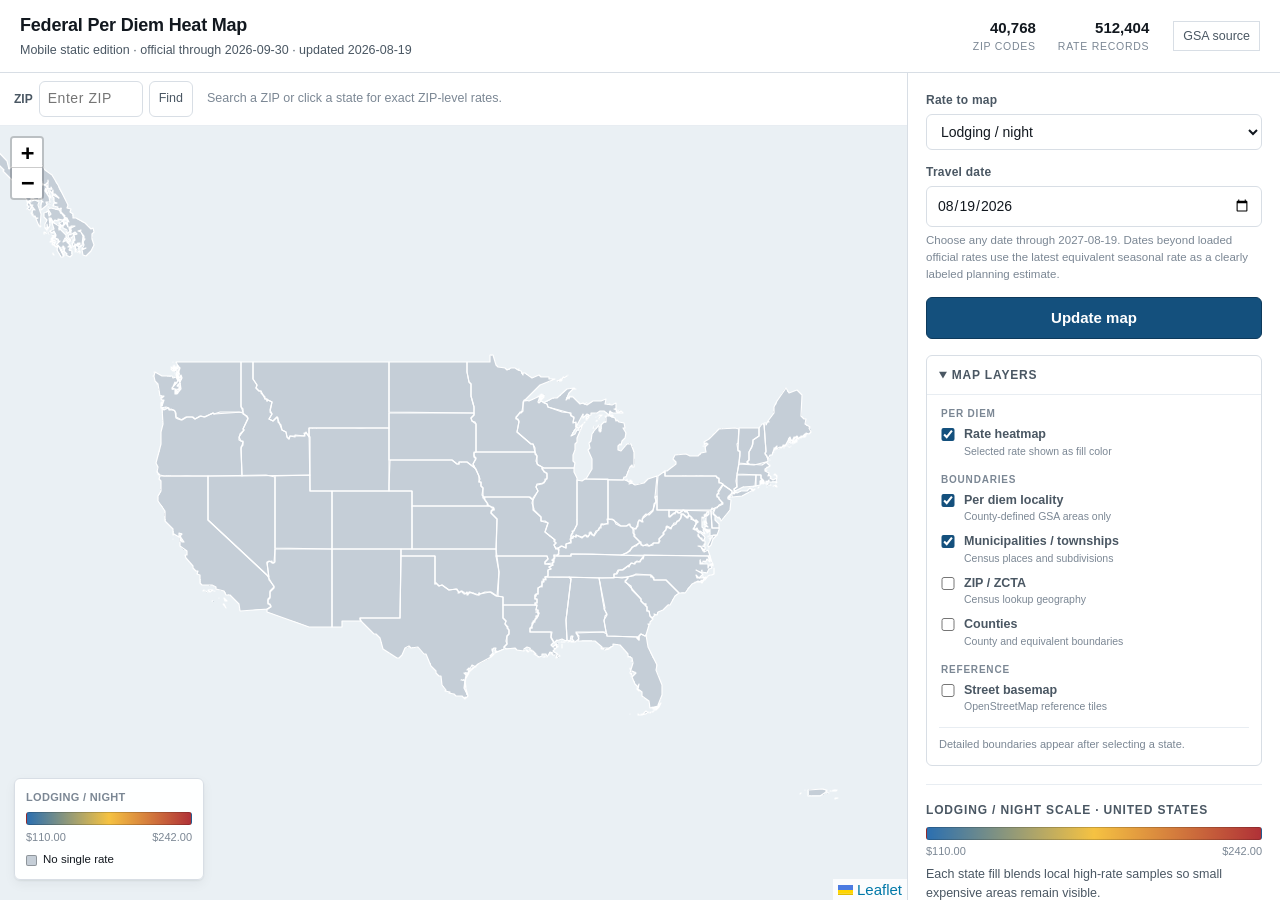
<file: site/index.html>
<!DOCTYPE html>
<html lang="en" data-static-map="true">
<head>
<meta charset="utf-8">
<meta name="viewport" content="width=device-width, initial-scale=1, viewport-fit=cover">
<meta name="theme-color" content="#14507d">
<meta name="apple-mobile-web-app-capable" content="yes">
<link rel="manifest" href="./manifest.webmanifest">
<title>Federal Per Diem Heat Map</title>
<link rel="stylesheet" href="./vendor/leaflet.css">
<link rel="stylesheet" href="./styles.css?v=de8d46e830d9">
<link rel="stylesheet" href="./heatmap.css?v=5d8f686cb58a">
</head>
<body class="heatmap-body">
<header class="masthead">
  <div class="masthead-title">
    <h1>Federal Per Diem Heat Map</h1>
    <p id="context-line">Loading published rate data&hellip;</p>
  </div>
  <div class="masthead-actions">
    <div class="masthead-stats" id="masthead-stats"></div>
    <a class="ghost masthead-link" href="https://www.gsa.gov/travel/plan-a-trip/per-diem-rates" target="_blank" rel="noopener noreferrer">GSA source</a>
  </div>
</header>

<main class="layout heatmap-layout">
  <section class="map-pane">
    <div class="map-toolbar">
      <button id="back-to-states" class="ghost" type="button" hidden>&larr; All states</button>
      <form id="zip-search" class="zip-search" role="search" aria-label="Find a ZIP code on the heat map">
        <label for="zip-search-input">ZIP</label>
        <input id="zip-search-input" type="text" inputmode="numeric" autocomplete="postal-code"
          maxlength="10" pattern="[0-9]{5}(-[0-9]{4})?" placeholder="Enter ZIP" required>
        <button class="ghost" type="submit">Find</button>
      </form>
      <span id="map-hint" class="hint" role="status" aria-live="polite">Search a ZIP or click a state for exact ZIP-level rates.</span>
    </div>
    <div id="map" role="application" aria-label="United States per diem heat map"></div>
    <div class="map-legend heat-legend" id="map-legend"></div>
  </section>

  <aside class="side-pane heat-side">
    <section class="panel is-active heat-panel">
      <form id="heat-form" class="form">
        <div class="field">
          <label for="metric-input">Rate to map</label>
          <select id="metric-input">
            <option value="lodging">Lodging / night</option>
            <option value="mie">M&amp;IE / day</option>
            <option value="firstLast">First &amp; last day M&amp;IE</option>
          </select>
        </div>
        <div class="field">
          <label for="date-input">Travel date</label>
          <input id="date-input" type="date" required>
          <p id="date-help" class="field-help">The date matters because lodging rates can be seasonal.</p>
        </div>
        <button type="submit" class="primary">Update map</button>
      </form>

      <details id="layer-panel" class="layer-panel" open>
        <summary>Map layers</summary>
        <div class="layer-panel-body">
          <fieldset>
            <legend>Per diem</legend>
            <label class="layer-toggle">
              <input type="checkbox" id="layer-rate" checked>
              <span><strong>Rate heatmap</strong><small>Selected rate shown as fill color</small></span>
            </label>
          </fieldset>
          <fieldset>
            <legend>Boundaries</legend>
            <label class="layer-toggle">
              <input type="checkbox" id="layer-localities" checked>
              <span><strong>Per diem locality</strong><small>County-defined GSA areas only</small></span>
            </label>
            <label class="layer-toggle">
              <input type="checkbox" id="layer-municipal" checked>
              <span><strong>Municipalities / townships</strong><small>Census places and subdivisions</small></span>
            </label>
            <label class="layer-toggle">
              <input type="checkbox" id="layer-zcta">
              <span><strong>ZIP / ZCTA</strong><small>Census lookup geography</small></span>
            </label>
            <label class="layer-toggle">
              <input type="checkbox" id="layer-counties">
              <span><strong>Counties</strong><small>County and equivalent boundaries</small></span>
            </label>
          </fieldset>
          <fieldset>
            <legend>Reference</legend>
            <label class="layer-toggle">
              <input type="checkbox" id="basemap-toggle">
              <span><strong>Street basemap</strong><small>OpenStreetMap reference tiles</small></span>
            </label>
          </fieldset>
          <p id="layer-status" class="layer-status" role="status" aria-live="polite">
            Detailed boundaries appear after selecting a state.
          </p>
        </div>
      </details>

      <div id="scale-panel" class="heat-section" aria-live="polite"></div>
      <div id="summary-panel" class="heat-section" aria-live="polite"></div>
      <div id="selection-panel" class="heat-section" aria-live="polite"></div>

      <div class="heat-note">
        <h2>How to read this map</h2>
        <p>
          The national view fills each state with a smooth regional gradient that
          preserves small high-cost areas from its underlying ZIP rates.
          Search a ZIP or click a state to see the exact value for each ZIP area.
        </p>
        <p>
          Purple ZIPs intersect multiple official rate localities. They stay out of
          the gradient because a ZIP alone cannot identify one correct rate.
        </p>
        <p>
          Boundary names preserve Census terms such as township, borough, CDP, or
          county subdivision. A rate-area outline appears only when GSA defines the
          locality as complete counties.
        </p>
        <p><a id="geography-provenance" href="./data/geo/manifest.json">Geography provenance</a></p>
      </div>
    </section>
  </aside>
</main>

<div id="toast" class="toast" role="status" aria-live="polite" hidden></div>

<script src="./vendor/leaflet.js"></script>
<script src="./heatmap.js?v=50fc81bb1538"></script>
</body>
</html>
</file>
<file: site/vendor/leaflet.css>
/* required styles */

.leaflet-pane,
.leaflet-tile,
.leaflet-marker-icon,
.leaflet-marker-shadow,
.leaflet-tile-container,
.leaflet-pane > svg,
.leaflet-pane > canvas,
.leaflet-zoom-box,
.leaflet-image-layer,
.leaflet-layer {
	position: absolute;
	left: 0;
	top: 0;
	}
.leaflet-container {
	overflow: hidden;
	}
.leaflet-tile,
.leaflet-marker-icon,
.leaflet-marker-shadow {
	-webkit-user-select: none;
	   -moz-user-select: none;
	        user-select: none;
	  -webkit-user-drag: none;
	}
/* Prevents IE11 from highlighting tiles in blue */
.leaflet-tile::selection {
	background: transparent;
}
/* Safari renders non-retina tile on retina better with this, but Chrome is worse */
.leaflet-safari .leaflet-tile {
	image-rendering: -webkit-optimize-contrast;
	}
/* hack that prevents hw layers "stretching" when loading new tiles */
.leaflet-safari .leaflet-tile-container {
	width: 1600px;
	height: 1600px;
	-webkit-transform-origin: 0 0;
	}
.leaflet-marker-icon,
.leaflet-marker-shadow {
	display: block;
	}
/* .leaflet-container svg: reset svg max-width decleration shipped in Joomla! (joomla.org) 3.x */
/* .leaflet-container img: map is broken in FF if you have max-width: 100% on tiles */
.leaflet-container .leaflet-overlay-pane svg {
	max-width: none !important;
	max-height: none !important;
	}
.leaflet-container .leaflet-marker-pane img,
.leaflet-container .leaflet-shadow-pane img,
.leaflet-container .leaflet-tile-pane img,
.leaflet-container img.leaflet-image-layer,
.leaflet-container .leaflet-tile {
	max-width: none !important;
	max-height: none !important;
	width: auto;
	padding: 0;
	}

.leaflet-container img.leaflet-tile {
	/* See: https://bugs.chromium.org/p/chromium/issues/detail?id=600120 */
	mix-blend-mode: plus-lighter;
}

.leaflet-container.leaflet-touch-zoom {
	-ms-touch-action: pan-x pan-y;
	touch-action: pan-x pan-y;
	}
.leaflet-container.leaflet-touch-drag {
	-ms-touch-action: pinch-zoom;
	/* Fallback for FF which doesn't support pinch-zoom */
	touch-action: none;
	touch-action: pinch-zoom;
}
.leaflet-container.leaflet-touch-drag.leaflet-touch-zoom {
	-ms-touch-action: none;
	touch-action: none;
}
.leaflet-container {
	-webkit-tap-highlight-color: transparent;
}
.leaflet-container a {
	-webkit-tap-highlight-color: rgba(51, 181, 229, 0.4);
}
.leaflet-tile {
	filter: inherit;
	visibility: hidden;
	}
.leaflet-tile-loaded {
	visibility: inherit;
	}
.leaflet-zoom-box {
	width: 0;
	height: 0;
	-moz-box-sizing: border-box;
	     box-sizing: border-box;
	z-index: 800;
	}
/* workaround for https://bugzilla.mozilla.org/show_bug.cgi?id=888319 */
.leaflet-overlay-pane svg {
	-moz-user-select: none;
	}

.leaflet-pane         { z-index: 400; }

.leaflet-tile-pane    { z-index: 200; }
.leaflet-overlay-pane { z-index: 400; }
.leaflet-shadow-pane  { z-index: 500; }
.leaflet-marker-pane  { z-index: 600; }
.leaflet-tooltip-pane   { z-index: 650; }
.leaflet-popup-pane   { z-index: 700; }

.leaflet-map-pane canvas { z-index: 100; }
.leaflet-map-pane svg    { z-index: 200; }

.leaflet-vml-shape {
	width: 1px;
	height: 1px;
	}
.lvml {
	behavior: url(#default#VML);
	display: inline-block;
	position: absolute;
	}


/* control positioning */

.leaflet-control {
	position: relative;
	z-index: 800;
	pointer-events: visiblePainted; /* IE 9-10 doesn't have auto */
	pointer-events: auto;
	}
.leaflet-top,
.leaflet-bottom {
	position: absolute;
	z-index: 1000;
	pointer-events: none;
	}
.leaflet-top {
	top: 0;
	}
.leaflet-right {
	right: 0;
	}
.leaflet-bottom {
	bottom: 0;
	}
.leaflet-left {
	left: 0;
	}
.leaflet-control {
	float: left;
	clear: both;
	}
.leaflet-right .leaflet-control {
	float: right;
	}
.leaflet-top .leaflet-control {
	margin-top: 10px;
	}
.leaflet-bottom .leaflet-control {
	margin-bottom: 10px;
	}
.leaflet-left .leaflet-control {
	margin-left: 10px;
	}
.leaflet-right .leaflet-control {
	margin-right: 10px;
	}


/* zoom and fade animations */

.leaflet-fade-anim .leaflet-popup {
	opacity: 0;
	-webkit-transition: opacity 0.2s linear;
	   -moz-transition: opacity 0.2s linear;
	        transition: opacity 0.2s linear;
	}
.leaflet-fade-anim .leaflet-map-pane .leaflet-popup {
	opacity: 1;
	}
.leaflet-zoom-animated {
	-webkit-transform-origin: 0 0;
	    -ms-transform-origin: 0 0;
	        transform-origin: 0 0;
	}
svg.leaflet-zoom-animated {
	will-change: transform;
}

.leaflet-zoom-anim .leaflet-zoom-animated {
	-webkit-transition: -webkit-transform 0.25s cubic-bezier(0,0,0.25,1);
	   -moz-transition:    -moz-transform 0.25s cubic-bezier(0,0,0.25,1);
	        transition:         transform 0.25s cubic-bezier(0,0,0.25,1);
	}
.leaflet-zoom-anim .leaflet-tile,
.leaflet-pan-anim .leaflet-tile {
	-webkit-transition: none;
	   -moz-transition: none;
	        transition: none;
	}

.leaflet-zoom-anim .leaflet-zoom-hide {
	visibility: hidden;
	}


/* cursors */

.leaflet-interactive {
	cursor: pointer;
	}
.leaflet-grab {
	cursor: -webkit-grab;
	cursor:    -moz-grab;
	cursor:         grab;
	}
.leaflet-crosshair,
.leaflet-crosshair .leaflet-interactive {
	cursor: crosshair;
	}
.leaflet-popup-pane,
.leaflet-control {
	cursor: auto;
	}
.leaflet-dragging .leaflet-grab,
.leaflet-dragging .leaflet-grab .leaflet-interactive,
.leaflet-dragging .leaflet-marker-draggable {
	cursor: move;
	cursor: -webkit-grabbing;
	cursor:    -moz-grabbing;
	cursor:         grabbing;
	}

/* marker & overlays interactivity */
.leaflet-marker-icon,
.leaflet-marker-shadow,
.leaflet-image-layer,
.leaflet-pane > svg path,
.leaflet-tile-container {
	pointer-events: none;
	}

.leaflet-marker-icon.leaflet-interactive,
.leaflet-image-layer.leaflet-interactive,
.leaflet-pane > svg path.leaflet-interactive,
svg.leaflet-image-layer.leaflet-interactive path {
	pointer-events: visiblePainted; /* IE 9-10 doesn't have auto */
	pointer-events: auto;
	}

/* visual tweaks */

.leaflet-container {
	background: #ddd;
	outline-offset: 1px;
	}
.leaflet-container a {
	color: #0078A8;
	}
.leaflet-zoom-box {
	border: 2px dotted #38f;
	background: rgba(255,255,255,0.5);
	}


/* general typography */
.leaflet-container {
	font-family: "Helvetica Neue", Arial, Helvetica, sans-serif;
	font-size: 12px;
	font-size: 0.75rem;
	line-height: 1.5;
	}


/* general toolbar styles */

.leaflet-bar {
	box-shadow: 0 1px 5px rgba(0,0,0,0.65);
	border-radius: 4px;
	}
.leaflet-bar a {
	background-color: #fff;
	border-bottom: 1px solid #ccc;
	width: 26px;
	height: 26px;
	line-height: 26px;
	display: block;
	text-align: center;
	text-decoration: none;
	color: black;
	}
.leaflet-bar a,
.leaflet-control-layers-toggle {
	background-position: 50% 50%;
	background-repeat: no-repeat;
	display: block;
	}
.leaflet-bar a:hover,
.leaflet-bar a:focus {
	background-color: #f4f4f4;
	}
.leaflet-bar a:first-child {
	border-top-left-radius: 4px;
	border-top-right-radius: 4px;
	}
.leaflet-bar a:last-child {
	border-bottom-left-radius: 4px;
	border-bottom-right-radius: 4px;
	border-bottom: none;
	}
.leaflet-bar a.leaflet-disabled {
	cursor: default;
	background-color: #f4f4f4;
	color: #bbb;
	}

.leaflet-touch .leaflet-bar a {
	width: 30px;
	height: 30px;
	line-height: 30px;
	}
.leaflet-touch .leaflet-bar a:first-child {
	border-top-left-radius: 2px;
	border-top-right-radius: 2px;
	}
.leaflet-touch .leaflet-bar a:last-child {
	border-bottom-left-radius: 2px;
	border-bottom-right-radius: 2px;
	}

/* zoom control */

.leaflet-control-zoom-in,
.leaflet-control-zoom-out {
	font: bold 18px 'Lucida Console', Monaco, monospace;
	text-indent: 1px;
	}

.leaflet-touch .leaflet-control-zoom-in, .leaflet-touch .leaflet-control-zoom-out  {
	font-size: 22px;
	}


/* layers control */

.leaflet-control-layers {
	box-shadow: 0 1px 5px rgba(0,0,0,0.4);
	background: #fff;
	border-radius: 5px;
	}
.leaflet-control-layers-toggle {
	background-image: url(images/layers.png);
	width: 36px;
	height: 36px;
	}
.leaflet-retina .leaflet-control-layers-toggle {
	background-image: url(images/layers-2x.png);
	background-size: 26px 26px;
	}
.leaflet-touch .leaflet-control-layers-toggle {
	width: 44px;
	height: 44px;
	}
.leaflet-control-layers .leaflet-control-layers-list,
.leaflet-control-layers-expanded .leaflet-control-layers-toggle {
	display: none;
	}
.leaflet-control-layers-expanded .leaflet-control-layers-list {
	display: block;
	position: relative;
	}
.leaflet-control-layers-expanded {
	padding: 6px 10px 6px 6px;
	color: #333;
	background: #fff;
	}
.leaflet-control-layers-scrollbar {
	overflow-y: scroll;
	overflow-x: hidden;
	padding-right: 5px;
	}
.leaflet-control-layers-selector {
	margin-top: 2px;
	position: relative;
	top: 1px;
	}
.leaflet-control-layers label {
	display: block;
	font-size: 13px;
	font-size: 1.08333em;
	}
.leaflet-control-layers-separator {
	height: 0;
	border-top: 1px solid #ddd;
	margin: 5px -10px 5px -6px;
	}

/* Default icon URLs */
.leaflet-default-icon-path { /* used only in path-guessing heuristic, see L.Icon.Default */
	background-image: url(images/marker-icon.png);
	}


/* attribution and scale controls */

.leaflet-container .leaflet-control-attribution {
	background: #fff;
	background: rgba(255, 255, 255, 0.8);
	margin: 0;
	}
.leaflet-control-attribution,
.leaflet-control-scale-line {
	padding: 0 5px;
	color: #333;
	line-height: 1.4;
	}
.leaflet-control-attribution a {
	text-decoration: none;
	}
.leaflet-control-attribution a:hover,
.leaflet-control-attribution a:focus {
	text-decoration: underline;
	}
.leaflet-attribution-flag {
	display: inline !important;
	vertical-align: baseline !important;
	width: 1em;
	height: 0.6669em;
	}
.leaflet-left .leaflet-control-scale {
	margin-left: 5px;
	}
.leaflet-bottom .leaflet-control-scale {
	margin-bottom: 5px;
	}
.leaflet-control-scale-line {
	border: 2px solid #777;
	border-top: none;
	line-height: 1.1;
	padding: 2px 5px 1px;
	white-space: nowrap;
	-moz-box-sizing: border-box;
	     box-sizing: border-box;
	background: rgba(255, 255, 255, 0.8);
	text-shadow: 1px 1px #fff;
	}
.leaflet-control-scale-line:not(:first-child) {
	border-top: 2px solid #777;
	border-bottom: none;
	margin-top: -2px;
	}
.leaflet-control-scale-line:not(:first-child):not(:last-child) {
	border-bottom: 2px solid #777;
	}

.leaflet-touch .leaflet-control-attribution,
.leaflet-touch .leaflet-control-layers,
.leaflet-touch .leaflet-bar {
	box-shadow: none;
	}
.leaflet-touch .leaflet-control-layers,
.leaflet-touch .leaflet-bar {
	border: 2px solid rgba(0,0,0,0.2);
	background-clip: padding-box;
	}


/* popup */

.leaflet-popup {
	position: absolute;
	text-align: center;
	margin-bottom: 20px;
	}
.leaflet-popup-content-wrapper {
	padding: 1px;
	text-align: left;
	border-radius: 12px;
	}
.leaflet-popup-content {
	margin: 13px 24px 13px 20px;
	line-height: 1.3;
	font-size: 13px;
	font-size: 1.08333em;
	min-height: 1px;
	}
.leaflet-popup-content p {
	margin: 17px 0;
	margin: 1.3em 0;
	}
.leaflet-popup-tip-container {
	width: 40px;
	height: 20px;
	position: absolute;
	left: 50%;
	margin-top: -1px;
	margin-left: -20px;
	overflow: hidden;
	pointer-events: none;
	}
.leaflet-popup-tip {
	width: 17px;
	height: 17px;
	padding: 1px;

	margin: -10px auto 0;
	pointer-events: auto;

	-webkit-transform: rotate(45deg);
	   -moz-transform: rotate(45deg);
	    -ms-transform: rotate(45deg);
	        transform: rotate(45deg);
	}
.leaflet-popup-content-wrapper,
.leaflet-popup-tip {
	background: white;
	color: #333;
	box-shadow: 0 3px 14px rgba(0,0,0,0.4);
	}
.leaflet-container a.leaflet-popup-close-button {
	position: absolute;
	top: 0;
	right: 0;
	border: none;
	text-align: center;
	width: 24px;
	height: 24px;
	font: 16px/24px Tahoma, Verdana, sans-serif;
	color: #757575;
	text-decoration: none;
	background: transparent;
	}
.leaflet-container a.leaflet-popup-close-button:hover,
.leaflet-container a.leaflet-popup-close-button:focus {
	color: #585858;
	}
.leaflet-popup-scrolled {
	overflow: auto;
	}

.leaflet-oldie .leaflet-popup-content-wrapper {
	-ms-zoom: 1;
	}
.leaflet-oldie .leaflet-popup-tip {
	width: 24px;
	margin: 0 auto;

	-ms-filter: "progid:DXImageTransform.Microsoft.Matrix(M11=0.70710678, M12=0.70710678, M21=-0.70710678, M22=0.70710678)";
	filter: progid:DXImageTransform.Microsoft.Matrix(M11=0.70710678, M12=0.70710678, M21=-0.70710678, M22=0.70710678);
	}

.leaflet-oldie .leaflet-control-zoom,
.leaflet-oldie .leaflet-control-layers,
.leaflet-oldie .leaflet-popup-content-wrapper,
.leaflet-oldie .leaflet-popup-tip {
	border: 1px solid #999;
	}


/* div icon */

.leaflet-div-icon {
	background: #fff;
	border: 1px solid #666;
	}


/* Tooltip */
/* Base styles for the element that has a tooltip */
.leaflet-tooltip {
	position: absolute;
	padding: 6px;
	background-color: #fff;
	border: 1px solid #fff;
	border-radius: 3px;
	color: #222;
	white-space: nowrap;
	-webkit-user-select: none;
	-moz-user-select: none;
	-ms-user-select: none;
	user-select: none;
	pointer-events: none;
	box-shadow: 0 1px 3px rgba(0,0,0,0.4);
	}
.leaflet-tooltip.leaflet-interactive {
	cursor: pointer;
	pointer-events: auto;
	}
.leaflet-tooltip-top:before,
.leaflet-tooltip-bottom:before,
.leaflet-tooltip-left:before,
.leaflet-tooltip-right:before {
	position: absolute;
	pointer-events: none;
	border: 6px solid transparent;
	background: transparent;
	content: "";
	}

/* Directions */

.leaflet-tooltip-bottom {
	margin-top: 6px;
}
.leaflet-tooltip-top {
	margin-top: -6px;
}
.leaflet-tooltip-bottom:before,
.leaflet-tooltip-top:before {
	left: 50%;
	margin-left: -6px;
	}
.leaflet-tooltip-top:before {
	bottom: 0;
	margin-bottom: -12px;
	border-top-color: #fff;
	}
.leaflet-tooltip-bottom:before {
	top: 0;
	margin-top: -12px;
	margin-left: -6px;
	border-bottom-color: #fff;
	}
.leaflet-tooltip-left {
	margin-left: -6px;
}
.leaflet-tooltip-right {
	margin-left: 6px;
}
.leaflet-tooltip-left:before,
.leaflet-tooltip-right:before {
	top: 50%;
	margin-top: -6px;
	}
.leaflet-tooltip-left:before {
	right: 0;
	margin-right: -12px;
	border-left-color: #fff;
	}
.leaflet-tooltip-right:before {
	left: 0;
	margin-left: -12px;
	border-right-color: #fff;
	}

/* Printing */

@media print {
	/* Prevent printers from removing background-images of controls. */
	.leaflet-control {
		-webkit-print-color-adjust: exact;
		print-color-adjust: exact;
		}
	}
</file>
<file: site/styles.css>
:root {
  --ink: #12181f;
  --ink-soft: #4a5763;
  --ink-faint: #7b8794;
  --line: #d8dee5;
  --line-soft: #e8edf2;
  --surface: #ffffff;
  --surface-sunk: #f4f6f9;
  --brand: #14507d;
  --brand-strong: #0d3a5c;
  --brand-tint: #e6eff6;
  --accent: #b8531b;
  --good: #1f7a4d;
  --bad: #a8281f;
  --term-bg: #10161d;
  --term-ink: #d6dee7;
  --radius: 6px;
  --shadow: 0 1px 2px rgba(18, 24, 31, .07), 0 4px 12px rgba(18, 24, 31, .05);
}

* { box-sizing: border-box; }

html, body {
  margin: 0;
  height: 100%;
  background: var(--surface-sunk);
  color: var(--ink);
  font: 15px/1.5 -apple-system, BlinkMacSystemFont, "Segoe UI", Roboto, Helvetica, Arial, sans-serif;
  -webkit-font-smoothing: antialiased;
}

body {
  display: grid;
  grid-template-rows: auto minmax(0, 1fr) auto;
}

h1, h2, h3 { margin: 0; font-weight: 620; letter-spacing: -.011em; }

/* ---------- masthead ---------- */

.masthead {
  display: flex;
  flex-wrap: wrap;
  gap: 16px 32px;
  align-items: center;
  justify-content: space-between;
  padding: 12px 20px;
  background: var(--surface);
  border-bottom: 1px solid var(--line);
}

.masthead h1 { font-size: 18px; }

.masthead-title {
  flex: 1 1 300px;
  min-width: 0;
}

.masthead-title p {
  margin: 2px 0 0;
  color: var(--ink-soft);
  font-size: 12.5px;
  overflow-wrap: anywhere;
}

.masthead-stats {
  display: flex;
  flex-wrap: wrap;
  gap: 22px;
}

.masthead-actions {
  display: flex;
  flex-wrap: wrap;
  align-items: center;
  gap: 14px 24px;
}

.masthead-link { text-decoration: none; white-space: nowrap; }

.stat { text-align: right; }

.stat-value {
  display: block;
  font-variant-numeric: tabular-nums;
  font-weight: 640;
  font-size: 15px;
}

.stat-label {
  display: block;
  color: var(--ink-faint);
  font-size: 10.5px;
  text-transform: uppercase;
  letter-spacing: .07em;
}

/* ---------- layout ---------- */

.layout {
  display: grid;
  grid-template-columns: minmax(0, 1fr) 372px;
  min-height: 0;
}

.map-pane {
  position: relative;
  display: grid;
  grid-template-rows: auto minmax(0, 1fr);
  min-height: 0;
  border-right: 1px solid var(--line);
  background: var(--surface);
}

.map-toolbar {
  display: flex;
  align-items: center;
  gap: 14px;
  padding: 8px 14px;
  border-bottom: 1px solid var(--line-soft);
  background: var(--surface);
}

.map-toolbar .hint { flex: 1; }

.zip-search {
  display: flex;
  align-items: center;
  gap: 6px;
}

.zip-search label {
  color: var(--ink-soft);
  font-size: 12px;
  font-weight: 600;
}

.zip-search input {
  width: 104px;
  min-height: 36px;
  padding: 6px 8px;
  border: 1px solid var(--line);
  border-radius: var(--radius);
  color: var(--ink);
  background: var(--surface);
  font: inherit;
  font-size: 14px;
  font-variant-numeric: tabular-nums;
  letter-spacing: .04em;
}

.zip-search input:focus {
  outline: 2px solid var(--brand);
  outline-offset: -1px;
}

.zip-search button { min-height: 36px; }

#map { min-height: 0; background: #eaf0f4; }

.state-gradient-layer { pointer-events: none; }

.hint { color: var(--ink-faint); font-size: 12.5px; }

.map-legend {
  position: absolute;
  left: 14px;
  bottom: 20px;
  z-index: 500;
  padding: 9px 11px;
  background: rgba(255, 255, 255, .94);
  border: 1px solid var(--line);
  border-radius: var(--radius);
  box-shadow: var(--shadow);
  font-size: 11.5px;
  line-height: 1.7;
  pointer-events: none;
}

.map-legend b { display: block; margin-bottom: 3px; font-size: 11px; letter-spacing: .03em; text-transform: uppercase; color: var(--ink-faint); }

.swatch {
  display: inline-block;
  width: 11px; height: 11px;
  margin-right: 6px;
  vertical-align: -1px;
  border-radius: 2px;
  border: 1px solid rgba(0, 0, 0, .28);
}

/* ---------- side pane ---------- */

.side-pane {
  display: grid;
  grid-template-rows: auto minmax(0, 1fr);
  min-height: 0;
  background: var(--surface);
}

.tabs {
  display: flex;
  border-bottom: 1px solid var(--line);
}

.tab {
  flex: 1;
  padding: 11px 6px;
  border: 0;
  border-bottom: 2px solid transparent;
  background: none;
  color: var(--ink-soft);
  font: inherit;
  font-size: 13px;
  font-weight: 560;
  cursor: pointer;
}

.tab:hover { background: var(--surface-sunk); }
.tab.is-active { color: var(--brand); border-bottom-color: var(--brand); }

.panel { display: none; overflow-y: auto; padding: 16px; }
.panel.is-active { display: block; }

/* ---------- forms ---------- */

.form { display: grid; gap: 13px; }

.field { display: grid; gap: 5px; }
.field-row { display: grid; grid-template-columns: 1fr 1fr; gap: 11px; }

.field label {
  font-size: 12px;
  font-weight: 600;
  letter-spacing: .02em;
  color: var(--ink-soft);
}

.optional { font-weight: 400; color: var(--ink-faint); text-transform: none; }

.field input,
.field select {
  width: 100%;
  padding: 8px 10px;
  border: 1px solid var(--line);
  border-radius: var(--radius);
  background: var(--surface);
  color: var(--ink);
  font: inherit;
  font-size: 14px;
}

#zip-input, #trip-zip {
  font-variant-numeric: tabular-nums;
  letter-spacing: .06em;
}

.field input:focus, .field select:focus {
  outline: 2px solid var(--brand);
  outline-offset: -1px;
  border-color: var(--brand);
}

.field-help { margin: 0; color: var(--ink-faint); font-size: 11.5px; }

.toggle {
  display: flex;
  align-items: center;
  gap: 8px;
  font-size: 13px;
  color: var(--ink-soft);
  cursor: pointer;
}

.toggle input { accent-color: var(--brand); }

button { font: inherit; cursor: pointer; border-radius: var(--radius); }

.primary {
  padding: 9px 14px;
  border: 1px solid var(--brand-strong);
  background: var(--brand);
  color: #fff;
  font-weight: 600;
}

.primary:hover { background: var(--brand-strong); }

.secondary {
  padding: 8px 12px;
  border: 1px solid var(--line);
  background: var(--surface);
  color: var(--ink);
  font-weight: 560;
}

.secondary:hover { background: var(--surface-sunk); }

.ghost {
  padding: 5px 9px;
  border: 1px solid var(--line);
  background: var(--surface);
  color: var(--ink-soft);
  font-size: 12.5px;
}

.ghost:hover { background: var(--surface-sunk); }

button:disabled { opacity: .55; cursor: progress; }

hr { border: 0; border-top: 1px solid var(--line-soft); margin: 3px 0; }

/* ---------- results ---------- */

.result { margin-top: 16px; }

.card {
  border: 1px solid var(--line);
  border-radius: var(--radius);
  background: var(--surface);
  box-shadow: var(--shadow);
  overflow: hidden;
}

.card-head {
  display: flex;
  align-items: baseline;
  justify-content: space-between;
  gap: 10px;
  padding: 11px 13px;
  background: var(--brand-tint);
  border-bottom: 1px solid var(--line);
}

.card-zip { font-size: 19px; font-weight: 660; letter-spacing: .03em; font-variant-numeric: tabular-nums; }
.card-where { font-size: 12.5px; color: var(--ink-soft); text-align: right; }

.money-grid {
  display: grid;
  grid-template-columns: repeat(3, 1fr);
  border-bottom: 1px solid var(--line-soft);
}

.money {
  padding: 11px 13px;
  border-right: 1px solid var(--line-soft);
}

.money:last-child { border-right: 0; }

.money-value {
  display: block;
  font-size: 19px;
  font-weight: 640;
  font-variant-numeric: tabular-nums;
}

.money-label {
  display: block;
  margin-top: 1px;
  color: var(--ink-faint);
  font-size: 10.5px;
  text-transform: uppercase;
  letter-spacing: .06em;
}

.detail-list {
  margin: 0;
  padding: 10px 13px;
  display: grid;
  grid-template-columns: auto 1fr;
  gap: 4px 14px;
  font-size: 12.5px;
}

.detail-list dt { color: var(--ink-faint); }
.detail-list dd { margin: 0; text-align: right; font-variant-numeric: tabular-nums; }

.explain {
  margin: 0;
  padding: 11px 13px;
  border-top: 1px solid var(--line-soft);
  background: var(--surface-sunk);
  color: var(--ink-soft);
  font-size: 12px;
  white-space: pre-wrap;
  word-break: break-word;
}

.notice {
  padding: 11px 13px;
  border: 1px solid var(--line);
  border-left: 3px solid var(--ink-faint);
  border-radius: var(--radius);
  background: var(--surface);
  font-size: 13px;
}

.notice.is-error { border-left-color: var(--bad); }
.notice.is-warn { border-left-color: var(--accent); }
.notice.is-good { border-left-color: var(--good); }
.notice h3 { font-size: 13px; margin-bottom: 4px; }
.notice p { margin: 0; color: var(--ink-soft); font-size: 12.5px; }
.section-title {
  font-size: 12px;
  text-transform: uppercase;
  letter-spacing: .07em;
  color: var(--ink-faint);
}

.manual {
  display: grid;
  grid-template-columns: 1fr auto;
  gap: 4px 8px;
  align-items: center;
  padding: 8px 0;
  border-top: 1px solid var(--line-soft);
}

.manual:first-child { border-top: 0; }

.manual-label {
  grid-column: 1 / -1;
  font-size: 12px;
  font-weight: 600;
  color: var(--ink-soft);
}

.manual-command {
  overflow-x: auto;
  padding: 6px 8px;
  background: var(--surface-sunk);
  border: 1px solid var(--line-soft);
  border-radius: 4px;
  font: 11.5px/1.5 ui-monospace, SFMono-Regular, Menlo, Consolas, monospace;
  white-space: nowrap;
}

.notice pre {
  margin: 8px 0 0;
  padding: 8px;
  overflow-x: auto;
  background: var(--surface-sunk);
  border-radius: 4px;
  font-size: 11.5px;
}

/* ---------- terminal ---------- */

.terminal-pane {
  display: grid;
  grid-template-rows: auto 190px;
  border-top: 1px solid var(--line);
  background: var(--term-bg);
}

.terminal-head {
  display: flex;
  align-items: center;
  gap: 12px;
  padding: 7px 14px;
  background: #182029;
  border-bottom: 1px solid #232d38;
}

.terminal-head h2 { color: #eef3f8; font-size: 12px; text-transform: uppercase; letter-spacing: .08em; }
.terminal-head .hint { flex: 1; color: #7e8b99; }

.terminal-head .ghost {
  background: transparent;
  border-color: #364251;
  color: #a9b6c4;
}

.terminal-head .ghost:hover { background: #232d38; }

.terminal {
  overflow-y: auto;
  padding: 10px 14px 16px;
  color: var(--term-ink);
  font: 12px/1.55 ui-monospace, SFMono-Regular, Menlo, Consolas, monospace;
}

.entry { padding: 7px 0; border-bottom: 1px solid #1d2630; }
.entry:last-child { border-bottom: 0; }

.entry-cmd { color: #8fd3ff; word-break: break-all; }
.entry-cmd::before { content: "$ "; color: #56707f; }

.entry-out { margin: 4px 0 0; white-space: pre-wrap; word-break: break-word; }
.entry-err { margin: 4px 0 0; white-space: pre-wrap; word-break: break-word; color: #ffb4a8; }

.entry-status { margin-top: 4px; font-size: 11px; color: #7e8b99; }
.entry-status .ok { color: #86e0a8; }
.entry-status .fail { color: #ff8f80; }
.entry-status .running { color: #ffd27f; }

/* ---------- toast ---------- */

.toast {
  position: fixed;
  left: 50%;
  bottom: 24px;
  transform: translateX(-50%);
  z-index: 1200;
  max-width: 460px;
  padding: 9px 15px;
  background: var(--ink);
  color: #fff;
  border-radius: 20px;
  box-shadow: 0 6px 20px rgba(0, 0, 0, .28);
  font-size: 13px;
}

/* ---------- leaflet overrides ---------- */

.leaflet-container { font: inherit; background: #eaf0f4; }

.leaflet-tooltip.zcta-tip {
  padding: 3px 7px;
  font-size: 12px;
  font-variant-numeric: tabular-nums;
}

@media (max-width: 1040px) {
  .layout { grid-template-columns: 1fr; grid-template-rows: 56vh auto; }
  .map-pane { border-right: 0; border-bottom: 1px solid var(--line); }
  .side-pane { grid-template-rows: auto auto; }
  .panel { max-height: none; }
  body { grid-template-rows: auto auto auto; }
  .terminal-pane { grid-template-rows: auto 150px; }
}
</file>
<file: site/heatmap.css>
.heatmap-body {
  grid-template-rows: auto minmax(0, 1fr);
}

.heatmap-layout { min-height: 0; }

.heat-side { grid-template-rows: minmax(0, 1fr); }

.heat-panel {
  display: block;
  padding: 18px;
}

.layer-panel {
  margin-top: 16px;
  border: 1px solid var(--line);
  border-radius: var(--radius);
  background: var(--surface);
}

.layer-panel summary {
  padding: 10px 12px;
  color: var(--ink-soft);
  font-size: 12px;
  font-weight: 650;
  text-transform: uppercase;
  letter-spacing: .07em;
  cursor: pointer;
}

.layer-panel[open] summary { border-bottom: 1px solid var(--line-soft); }

.layer-panel-body {
  display: grid;
  gap: 12px;
  padding: 11px 12px 12px;
}

.layer-panel fieldset {
  display: grid;
  gap: 7px;
  margin: 0;
  padding: 0;
  border: 0;
}

.layer-panel legend {
  margin-bottom: 4px;
  color: var(--ink-faint);
  font-size: 10px;
  font-weight: 650;
  text-transform: uppercase;
  letter-spacing: .08em;
}

.layer-toggle {
  display: grid;
  grid-template-columns: 18px minmax(0, 1fr);
  gap: 7px;
  align-items: start;
  color: var(--ink-soft);
  cursor: pointer;
}

.layer-toggle input { margin: 3px 0 0; accent-color: var(--brand); }
.layer-toggle strong { display: block; font-size: 12.5px; font-weight: 580; }
.layer-toggle small { display: block; color: var(--ink-faint); font-size: 10.5px; }

.layer-status {
  margin: 0;
  padding-top: 8px;
  border-top: 1px solid var(--line-soft);
  color: var(--ink-faint);
  font-size: 11px;
}

.heat-section {
  margin-top: 18px;
  padding-top: 16px;
  border-top: 1px solid var(--line-soft);
}

.heat-section:empty { display: none; }

.heat-section h2,
.heat-note h2 {
  margin: 0 0 8px;
  color: var(--ink-soft);
  font-size: 12px;
  text-transform: uppercase;
  letter-spacing: .07em;
}

.heat-section p,
.heat-note p {
  margin: 6px 0 0;
  color: var(--ink-soft);
  font-size: 12.5px;
}

.heat-section .planning-note {
  margin-top: 10px;
  padding: 9px 10px;
  border: 1px solid #d9b44a;
  border-radius: var(--radius);
  color: #654d0a;
  background: #fff8df;
  line-height: 1.4;
}

.heat-note {
  margin-top: 18px;
  padding: 13px;
  border: 1px solid var(--line-soft);
  border-radius: var(--radius);
  background: var(--surface-sunk);
}

.heat-scale {
  height: 13px;
  margin-top: 8px;
  border: 1px solid rgba(0, 0, 0, .18);
  border-radius: 3px;
  background: linear-gradient(90deg, #2b6fb0 0%, #f5c242 50%, #b03137 100%);
}

.heat-scale-labels {
  display: flex;
  justify-content: space-between;
  gap: 12px;
  margin-top: 3px;
  color: var(--ink-faint);
  font-size: 11px;
  font-variant-numeric: tabular-nums;
}

.heat-stats {
  display: grid;
  grid-template-columns: 1fr 1fr;
  gap: 8px;
}

.heat-stat {
  padding: 10px;
  border: 1px solid var(--line-soft);
  border-radius: var(--radius);
  background: var(--surface-sunk);
}

.heat-stat strong {
  display: block;
  font-size: 18px;
  font-variant-numeric: tabular-nums;
}

.heat-stat span {
  color: var(--ink-faint);
  font-size: 10.5px;
  text-transform: uppercase;
  letter-spacing: .05em;
}

.heat-selection {
  overflow: hidden;
  border: 1px solid var(--line);
  border-radius: var(--radius);
  box-shadow: var(--shadow);
}

.heat-selection-head {
  padding: 10px 12px;
  background: var(--brand-tint);
  border-bottom: 1px solid var(--line);
}

.heat-selection-head strong {
  display: block;
  font-size: 18px;
  font-variant-numeric: tabular-nums;
}

.heat-selection-head span {
  display: block;
  margin-top: 2px;
  color: var(--ink-soft);
  font-size: 11.5px;
}

.heat-selection-body { padding: 10px 12px; }

.selection-group + .selection-group {
  margin-top: 12px;
  padding-top: 10px;
  border-top: 1px solid var(--line-soft);
}

.selection-group h3 {
  margin: 0 0 6px;
  color: var(--ink-faint);
  font-size: 10px;
  text-transform: uppercase;
  letter-spacing: .07em;
}

.selection-grid {
  display: grid;
  grid-template-columns: minmax(0, 1fr) auto;
  gap: 4px 12px;
  margin: 0;
  font-size: 12px;
}

.selection-grid dt { color: var(--ink-soft); }
.selection-grid dd { margin: 0; text-align: right; font-weight: 600; }

.selection-message {
  margin: 0;
  color: var(--ink-soft);
  font-size: 12px;
  line-height: 1.45;
}

.selection-message strong { color: var(--ink); }

.selection-actions {
  display: flex;
  flex-wrap: wrap;
  gap: 6px;
  margin-top: 12px;
}

.selection-actions button[aria-pressed="true"] {
  border-color: var(--brand);
  color: var(--brand);
  background: var(--brand-tint);
}

.heat-selection-value {
  display: block;
  font-size: 24px;
  font-weight: 650;
  font-variant-numeric: tabular-nums;
}

.heat-selection-label,
.heat-selection-locality {
  display: block;
  color: var(--ink-faint);
  font-size: 11.5px;
}

.heat-legend { min-width: 190px; }

.heat-legend .heat-scale { margin-top: 5px; }

.legend-key {
  display: flex;
  align-items: center;
  gap: 6px;
  margin-top: 4px;
}

.legend-key .swatch { margin-right: 0; }

.heat-tooltip strong { display: block; }
.heat-tooltip span { display: block; color: #4a5763; }

#map.map-national-mode:not(.leaflet-dragging),
#map.map-national-mode:not(.leaflet-dragging) .leaflet-interactive {
  cursor: pointer;
}

#map.map-state-mode:not(.leaflet-dragging),
#map.map-state-mode:not(.leaflet-dragging) .leaflet-interactive {
  cursor: crosshair;
}

.map-selection-popup {
  min-width: 210px;
}

.map-selection-popup strong,
.map-selection-popup span {
  display: block;
}

.map-selection-popup strong {
  padding-right: 16px;
  font-size: 14px;
}

.map-selection-popup span {
  margin-top: 2px;
  color: var(--ink-soft);
  font-size: 11.5px;
}

.map-selection-popup .map-selection-rate {
  margin-top: 7px;
  color: var(--ink);
  font-weight: 600;
}

.map-selection-details {
  width: 100%;
  margin-top: 9px;
  min-height: 36px;
}

.boundary-line {
  display: inline-block;
  width: 18px;
  height: 0;
  border-top: 2px solid currentColor;
}

@media (max-width: 1040px) {
  .heatmap-body { grid-template-rows: auto auto; }
  .heat-side { grid-template-rows: auto; }
  .heat-panel { overflow: visible; }
}

@media (max-width: 560px) {
  .heatmap-body { min-height: 100svh; }
  .heatmap-layout { grid-template-rows: 58svh auto; }
  .masthead { gap: 8px; padding: 10px 12px; }
  .masthead-title { flex-basis: 100%; }
  .masthead-title p { font-size: 11px; }
  .masthead-actions { width: 100%; justify-content: space-between; }
  .masthead-stats { gap: 16px; }
  .stat { text-align: left; }
  .map-toolbar { gap: 8px; padding: 7px 8px; }
  .map-toolbar .hint { flex-basis: 100%; order: 4; }
  .zip-search { flex: 1; }
  .zip-search input { flex: 1; min-width: 0; min-height: 42px; font-size: 16px; }
  .zip-search button { min-height: 42px; }
  .heat-panel { padding: 14px; }
  .layer-panel:not([open]) { margin-top: 12px; }
  .field input,
  .field select { min-height: 44px; font-size: 16px; }
  .primary { min-height: 44px; }
  .heat-stats { grid-template-columns: 1fr; }
  .heat-legend { left: 8px; bottom: 8px; min-width: 170px; }
  .selection-map-popup .leaflet-popup-content { margin: 12px 16px; }
  .selection-map-popup .leaflet-popup-content-wrapper { border-radius: var(--radius); }
  .map-toolbar { flex-wrap: wrap; }
  .map-toolbar .toggle { margin-left: auto; }
  .leaflet-touch .leaflet-bar a { width: 38px; height: 38px; line-height: 38px; }
}

@supports (padding: max(0px)) {
  @media (max-width: 560px) {
    .masthead {
      padding-top: max(10px, env(safe-area-inset-top));
      padding-right: max(12px, env(safe-area-inset-right));
      padding-left: max(12px, env(safe-area-inset-left));
    }
    .heat-panel {
      padding-right: max(14px, env(safe-area-inset-right));
      padding-bottom: max(14px, env(safe-area-inset-bottom));
      padding-left: max(14px, env(safe-area-inset-left));
    }
  }
}
</file>
